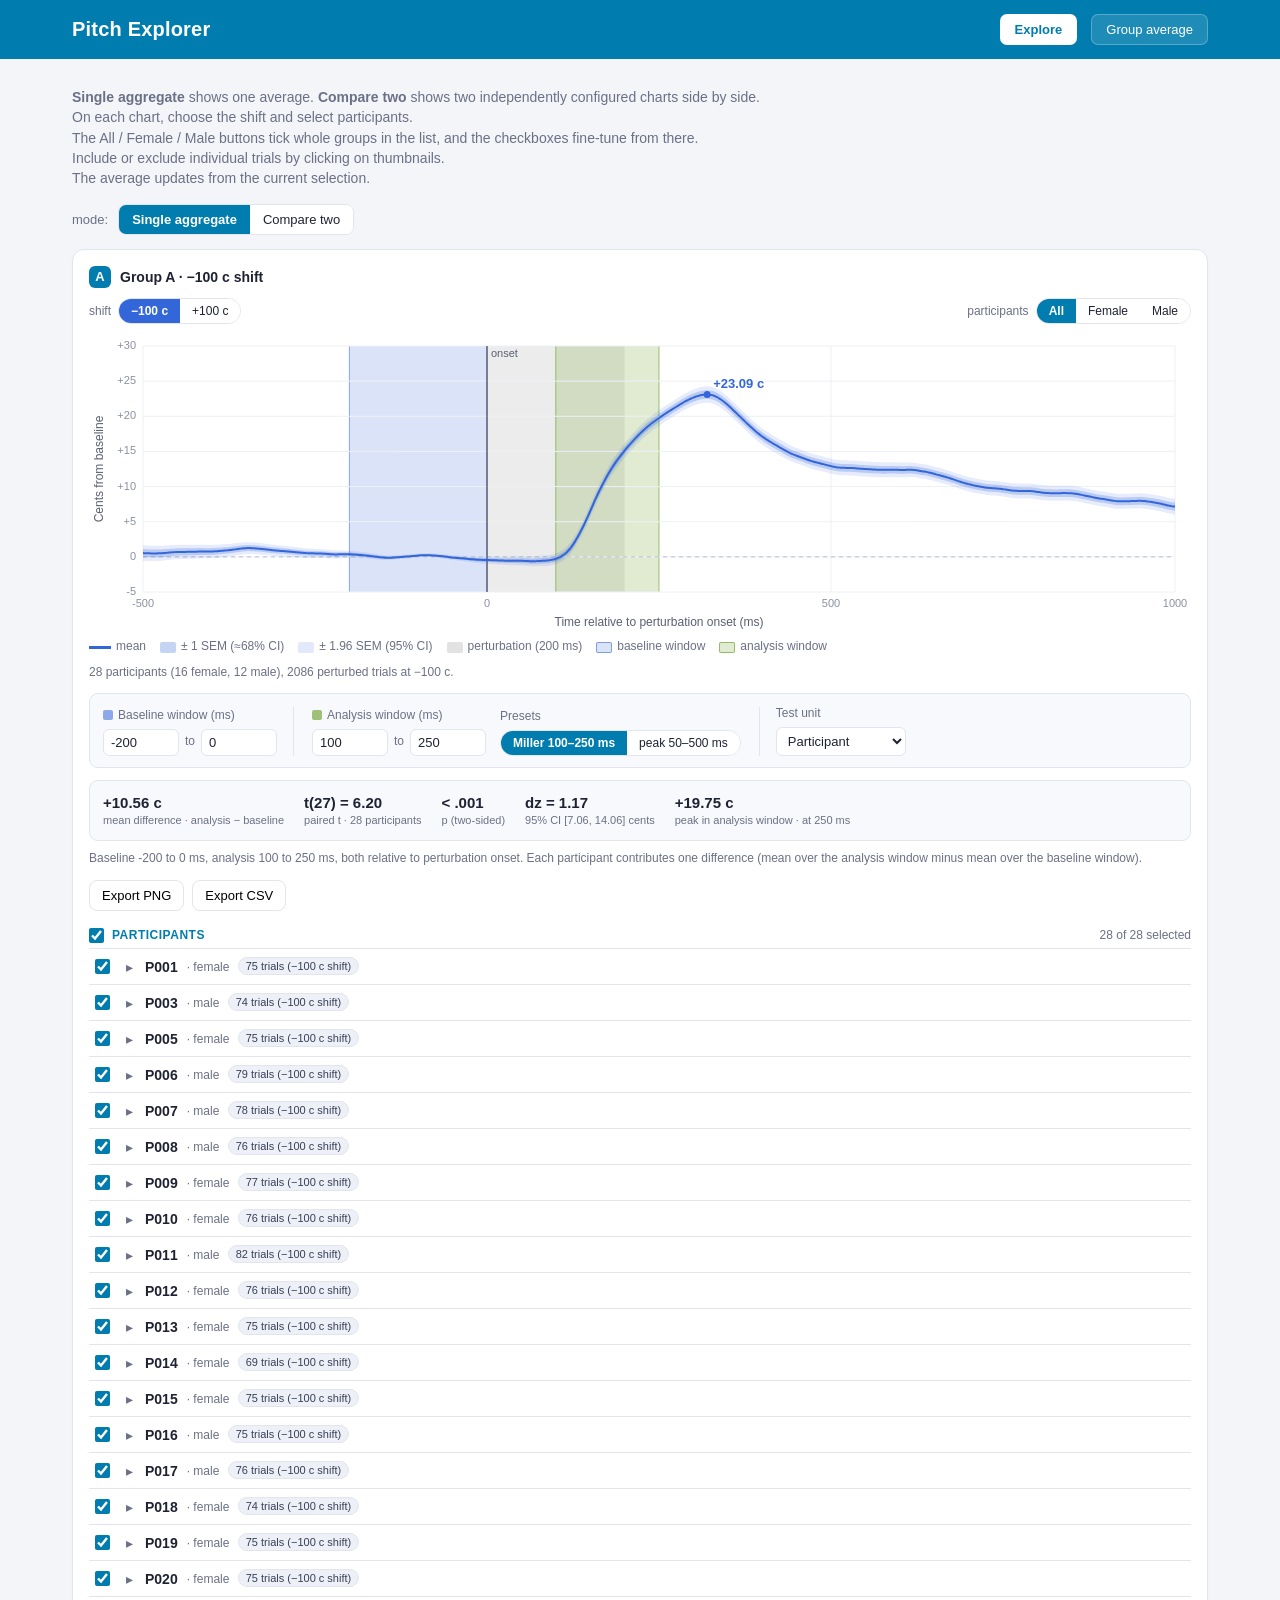
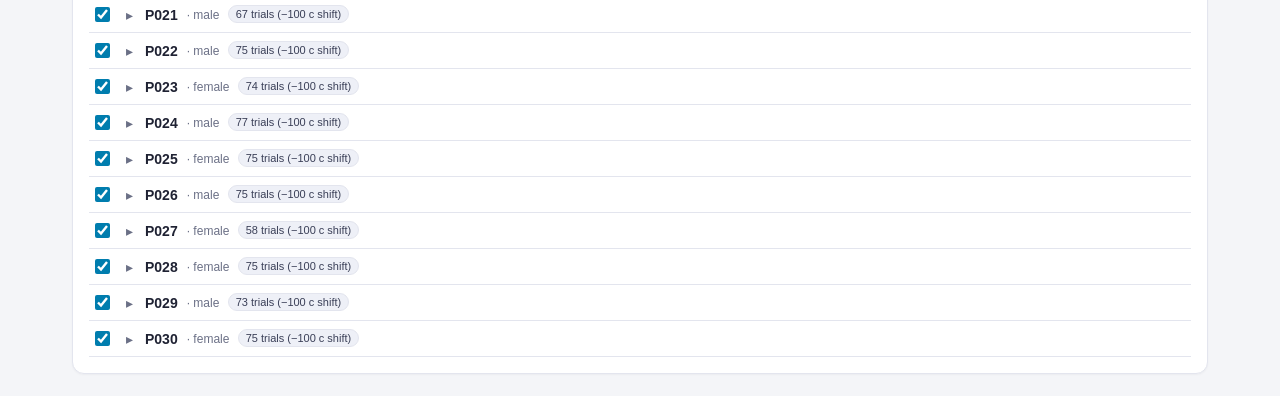
<file: index.html>
<!doctype html>
<html lang="en">
<head>
<meta charset="utf-8">
<meta name="viewport" content="width=device-width, initial-scale=1">
<title>Pitch Explorer</title>
<link rel="canonical" href="pitch_explorer.html">
<meta http-equiv="refresh" content="0; url=pitch_explorer.html">
<script>location.replace("pitch_explorer.html");</script>
</head>
<body>
<p>Redirecting to <a href="pitch_explorer.html">Pitch Explorer</a>&hellip;</p>
</body>
</html>
</file>
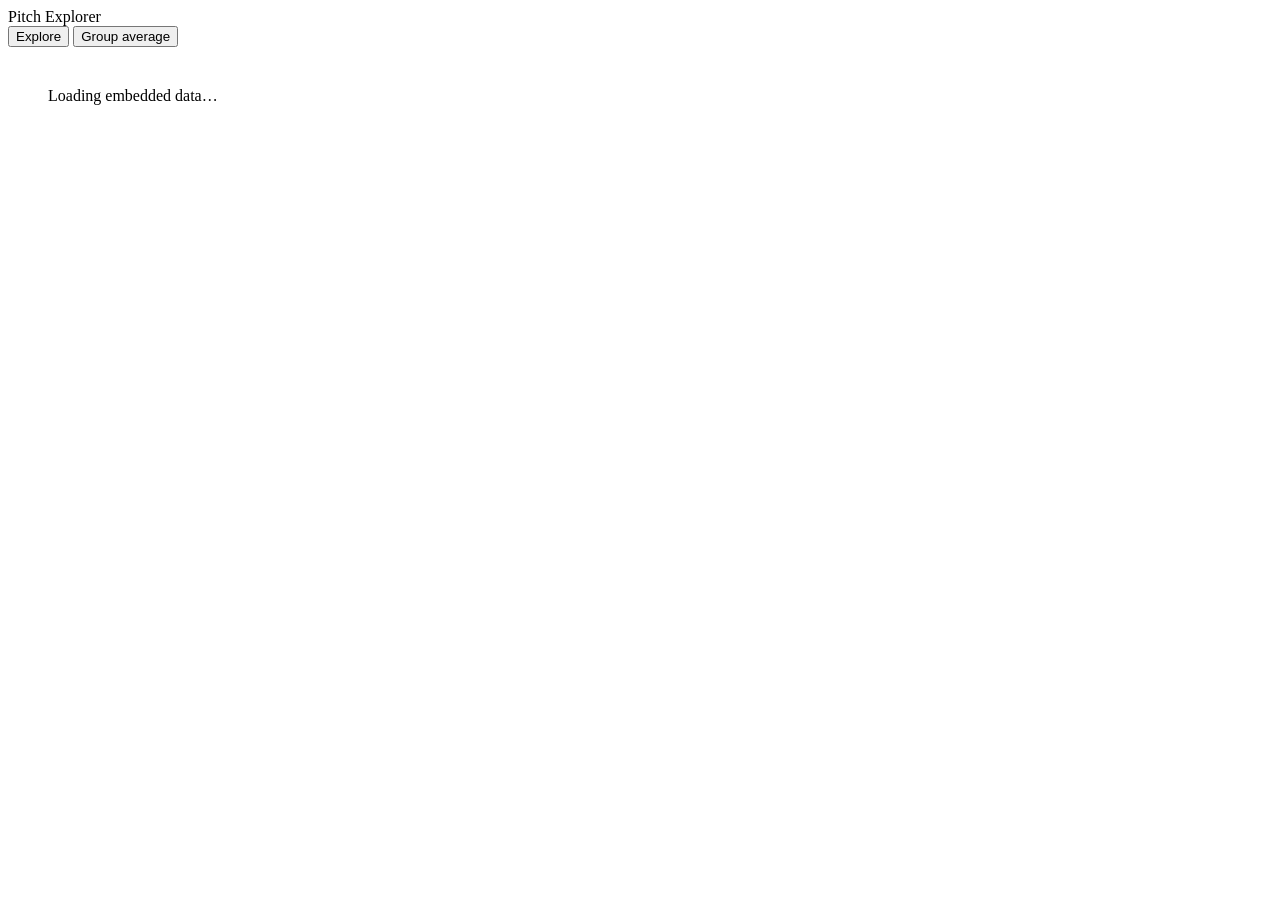
<file: app_template.html>
<!doctype html>
<html lang="en">
  <head>
    <meta charset="utf-8" />
    <meta name="viewport" content="width=device-width, initial-scale=1" />
    <title>Pitch Explorer</title>
    <style>
      /*__APP_CSS__*/
    </style>
  </head>
  <body>
    <header>
      <div class="hwrap">
        <div class="brand">Pitch Explorer</div>
        <div class="spacer"></div>
        <button id="nav-explore" class="active">Explore</button>
        <button id="nav-group">Group average</button>
      </div>
    </header>
    <main id="app">
      <div class="muted" style="padding: 40px">Loading embedded data…</div>
    </main>

    <!-- Embedded data (gzip+base64), injected by export_pitch_explorer.py -->
    <script id="manifest-b64" type="application/octet-stream">
      __MANIFEST_B64__
    </script>
    <script id="data-b64" type="application/octet-stream">
      __DATA_B64__
    </script>

    <!-- Statistics library (jStat) and the engine, inlined by export_pitch_explorer.py -->
    <script>
      /*__JSTAT_JS__*/
    </script>
    <script>
      /*__ENGINE_JS__*/
    </script>

    <script>
      /*__APP_JS__*/
    </script>
  </body>
</html>
</file>
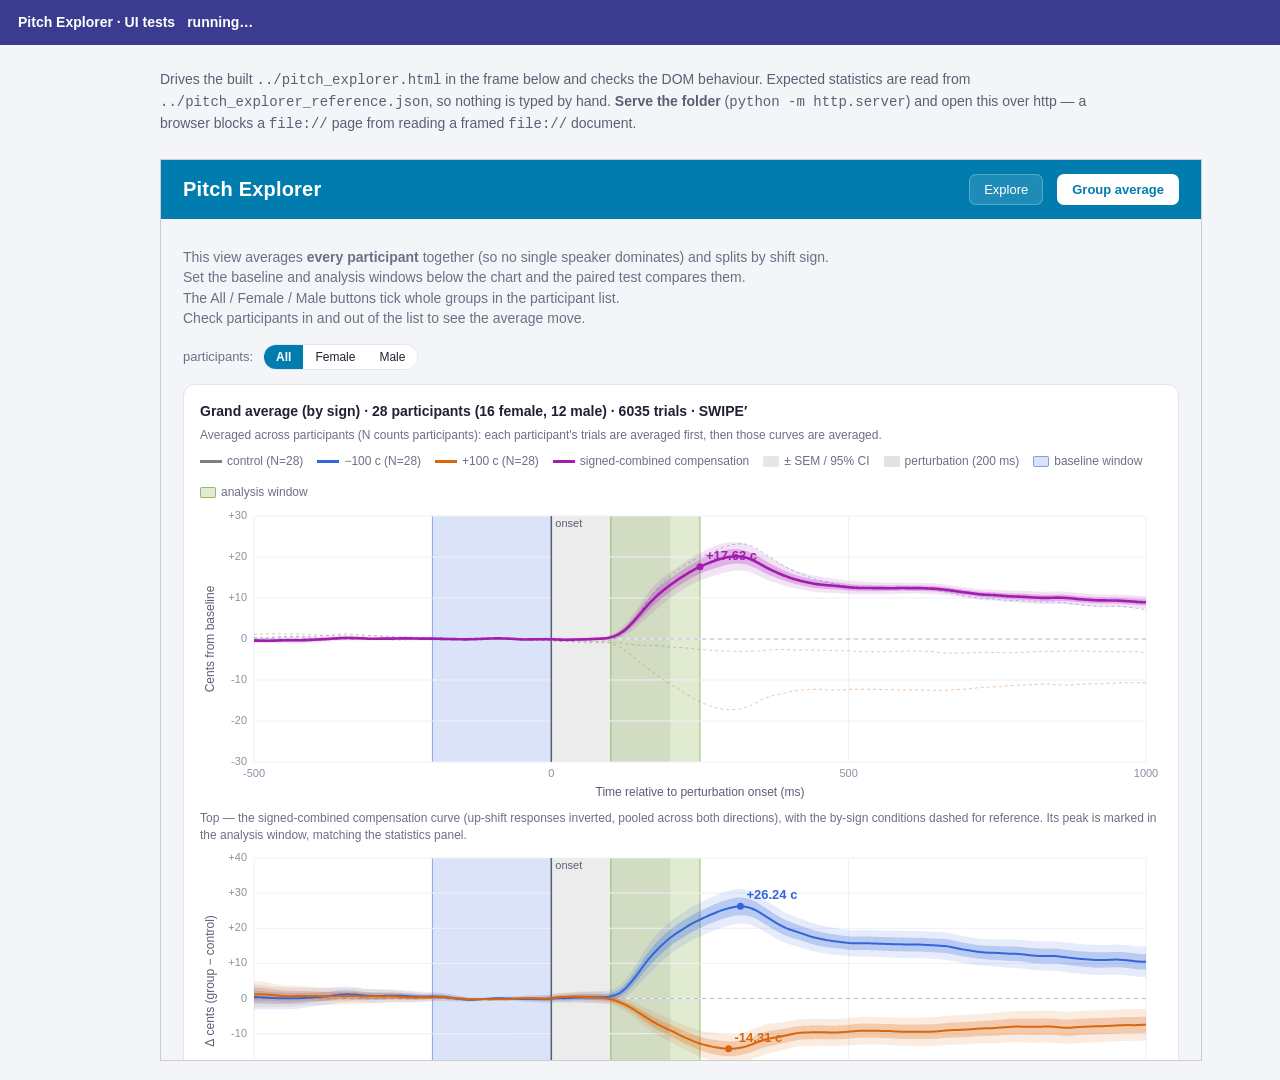
<file: tests/test_ui.html>
<!doctype html>
<html lang="en">
  <head>
    <meta charset="utf-8" />
    <title>Pitch Explorer — UI tests</title>
    <style>
      body {
        font:
          14px/1.5 -apple-system,
          BlinkMacSystemFont,
          "Segoe UI",
          Roboto,
          Arial,
          sans-serif;
        margin: 0;
        background: #f4f5f8;
        color: #1f2233;
      }
      header {
        background: #3b3b8f;
        color: #fff;
        padding: 12px 18px;
        font-weight: 700;
        display: flex;
        gap: 12px;
        align-items: center;
      }
      #summary {
        font-weight: 600;
      }
      main {
        max-width: 960px;
        margin: 0 auto;
        padding: 16px;
      }
      table {
        border-collapse: collapse;
        width: 100%;
        background: #fff;
        border: 1px solid #e3e5ee;
        border-radius: 8px;
        overflow: hidden;
      }
      th,
      td {
        padding: 7px 10px;
        border-bottom: 1px solid #eef0f5;
        text-align: left;
        vertical-align: top;
        font-size: 13px;
      }
      th {
        background: #f3f4f7;
      }
      td.k {
        white-space: nowrap;
        font-weight: 600;
      }
      tr.ok td.k {
        color: #0f6e56;
      }
      tr.xx td.k {
        color: #b00020;
      }
      td.detail {
        color: #5a5f73;
        font-family: Consolas, monospace;
        font-size: 12px;
      }
      .pill {
        padding: 2px 8px;
        border-radius: 12px;
        font-size: 12px;
        font-weight: 700;
      }
      .pill.ok {
        background: #e1f5ee;
        color: #0f6e56;
      }
      .pill.xx {
        background: #fcebeb;
        color: #b00020;
      }
      #frame {
        width: 1040px;
        height: 900px;
        border: 1px solid #ccc;
        background: #fff;
        margin-top: 16px;
      }
      .note {
        color: #5a5f73;
        margin: 8px 0;
      }
      .err {
        color: #b00020;
        padding: 14px;
        background: #fff;
        border: 1px solid #f0c1c1;
        border-radius: 8px;
      }
    </style>
  </head>
  <body>
    <header>
      <span>Pitch Explorer · UI tests</span>
      <span id="summary">running…</span>
    </header>
    <main>
      <p class="note">
        Drives the built <code>../pitch_explorer.html</code> in the frame below
        and checks the DOM behaviour. Expected statistics are read from
        <code>../pitch_explorer_reference.json</code>, so nothing is typed by
        hand. <b>Serve the folder</b> (<code>python -m http.server</code>) and
        open this over http — a browser blocks a <code>file://</code> page from
        reading a framed <code>file://</code> document.
      </p>
      <div id="report"></div>
      <iframe id="frame" src="../pitch_explorer.html"></iframe>
    </main>

    <script>
      "use strict";
      const results = [];
      function record(name, ok, detail) {
        results.push({ name, ok, detail: detail || "" });
      }
      const approx = (a, b, tol) =>
        isFinite(a) &&
        isFinite(b) &&
        Math.abs(a - b) <= (tol == null ? 0.02 : tol);
      const num = (s) => {
        const m = String(s)
          .replace("−", "-")
          .match(/-?\d+(\.\d+)?/);
        return m ? parseFloat(m[0]) : NaN;
      };
      const sleep = (ms) => new Promise((r) => setTimeout(r, ms));
      // Yield the event loop between UI actions. Uses setTimeout, not
      // requestAnimationFrame, so it still fires when this runner is a background tab
      // (rAF is paused in background tabs and would hang the whole run).
      const raf = () => sleep(20);

      function fail(msg) {
        throw new Error(msg);
      }

      // ---- assertion helpers bound to the framed document ----
      let DOC, WIN, REF;
      const $ = (sel) => DOC.querySelector(sel);
      const $$ = (sel) => Array.from(DOC.querySelectorAll(sel));
      function stats() {
        return $$(".stats .s b").map((b) => b.textContent);
      }
      function statCI() {
        const sp = $$(".stats .s span").find((x) =>
          /95% CI/.test(x.textContent),
        );
        return sp ? sp.textContent : "";
      }
      function title() {
        return ($(".panel-title") || {}).textContent || "";
      }
      function caption() {
        return ($(".caption") || {}).textContent || "";
      }
      function counter() {
        return ($(".sidehead .cnt") || {}).textContent || "";
      }
      function master() {
        return $(".sidehead input[type=checkbox]");
      }
      function genderBtns() {
        return $$(".toolbar .pill button");
      } // [All, Female, Male]
      function winInputs(grp) {
        return Array.from(
          $$(".winbar .grp")[grp].querySelectorAll("input[type=number]"),
        );
      }
      async function setInput(inp, v) {
        inp.value = v;
        inp.dispatchEvent(new WIN.Event("change"));
        await raf();
      }
      async function click(el) {
        el.click();
        await raf();
      }
      function partRows() {
        return $$(".plist .prow");
      }
      function partBoxes() {
        return $$(".plist .prow input[type=checkbox]");
      }

      // window controls layout: grp0 baseline, grp1 analysis, grp2 presets, then extras.
      async function setAnalysis(a, b) {
        const i = winInputs(1);
        await setInput(i[0], a);
        await setInput(i[1], b);
      }
      async function setBaseline(a, b) {
        const i = winInputs(0);
        await setInput(i[0], a);
        await setInput(i[1], b);
      }
      async function applyWindows(w) {
        await setBaseline(w.baseline.startMs, w.baseline.endMs);
        await setAnalysis(w.analysis.startMs, w.analysis.endMs);
      }
      function analysisInputs() {
        return winInputs(1);
      }
      function groupDir() {
        return (
          $$(".winbar select").find((s) =>
            /Signed|only/.test(s.options[0].textContent + s.textContent),
          ) || $(".winbar select")
        );
      }
      function ccBox() {
        return $(".winbar .chk input[type=checkbox]");
      }
      async function setSelect(sel, v) {
        sel.value = v;
        sel.dispatchEvent(new WIN.Event("change"));
        await raf();
      }
      async function setCheck(box, v) {
        if (box.checked !== v) {
          box.checked = v;
          box.dispatchEvent(new WIN.Event("change"));
          await raf();
        }
      }
      function windowNoteText() {
        return ($(".winnote") || {}).textContent || "";
      }

      // compare one window-test readout against a reference row.
      // Parse the value after "=" in "t(27) = 7.61" (not the df), and the two
      // numbers inside the brackets of "95% CI [6.88, 11.96] cents".
      function checkStatsAgainst(label, ref) {
        const s = stats();
        const md = num(s[0]);
        const t = num(String(s[1]).split("=").pop());
        const dz = num(String(s[3]).split("=").pop());
        const ciIn = (statCI().match(/\[([^\]]+)\]/) || [, ""])[1].replace(
          /−/g,
          "-",
        );
        const cim = (ciIn.match(/-?\d+(\.\d+)?/g) || []).map(parseFloat);
        const okMd = approx(md, ref.meanDiff_c),
          okT = approx(t, ref.t),
          okDz = approx(dz, ref.dz);
        const okCi =
          cim.length >= 2 &&
          approx(cim[0], ref.ci_c[0]) &&
          approx(cim[1], ref.ci_c[1]);
        const detail = `mean ${md} (exp ${ref.meanDiff_c}), t ${t} (exp ${ref.t}), dz ${dz} (exp ${ref.dz}), CI [${cim.slice(0, 2)}] (exp [${ref.ci_c}])`;
        record(label, okMd && okT && okDz && okCi, detail);
      }

      // same comparison, scoped to one card (compare mode has two .stats panels).
      function checkCardStats(card, label, ref) {
        const s = Array.from(card.querySelectorAll(".stats .s b")).map(
          (b) => b.textContent,
        );
        const ciSpan = Array.from(card.querySelectorAll(".stats .s span")).find(
          (x) => /95% CI/.test(x.textContent),
        );
        const md = num(s[0]);
        const t = num(String(s[1]).split("=").pop());
        const dz = num(String(s[3]).split("=").pop());
        const ciIn = ((ciSpan ? ciSpan.textContent : "").match(
          /\[([^\]]+)\]/,
        ) || [, ""])[1].replace(/−/g, "-");
        const cim = (ciIn.match(/-?\d+(\.\d+)?/g) || []).map(parseFloat);
        const ok =
          approx(md, ref.meanDiff_c) &&
          approx(t, ref.t) &&
          approx(dz, ref.dz) &&
          cim.length >= 2 &&
          approx(cim[0], ref.ci_c[0]) &&
          approx(cim[1], ref.ci_c[1]);
        record(
          label,
          ok,
          `mean ${md} (exp ${ref.meanDiff_c}), t ${t} (exp ${ref.t})`,
        );
      }

      async function waitForBoot() {
        const t0 = Date.now();
        while (Date.now() - t0 < 20000) {
          try {
            DOC = document.getElementById("frame").contentDocument;
            WIN = document.getElementById("frame").contentWindow;
            if (
              DOC &&
              DOC.querySelector(".plist .prow") &&
              DOC.querySelector("#nav-group")
            )
              return true;
          } catch (e) {
            throw new Error(
              "cross-origin: serve the folder over http and open this page over http (not file://).",
            );
          }
          await sleep(150);
        }
        throw new Error(
          "the tool did not finish booting in the frame within 20 s.",
        );
      }

      async function run() {
        try {
          await waitForBoot();
          REF = await (await fetch("../pitch_explorer_reference.json")).json();
        } catch (e) {
          document.getElementById("report").innerHTML =
            `<div class="err"><b>Could not start the UI tests.</b><br>${e.message}</div>`;
          document.getElementById("summary").textContent = "could not run";
          window.__uiResults = { error: e.message };
          window.__uiDone = true;
          return;
        }

        const WT = REF.windowTest;

        // ===================== GROUP AVERAGE VIEW =====================
        await click($("#nav-group"));

        record(
          "boot: title reports N, split and trials",
          /28 participants/.test(title()) &&
            /16 female, 12 male/.test(title()) &&
            /6035 trials/.test(title()) &&
            /SWIPE/.test(title()),
          title(),
        );

        record(
          "boot: both charts drawn (canvas width > 0)",
          $$("canvas.chart").length >= 2 &&
            $$("canvas.chart").every((c) => c.width > 0),
          `${$$("canvas.chart").length} canvases`,
        );

        record(
          "boot: legend names conditions and both windows",
          /control/.test($(".legend").textContent) &&
            /baseline window/.test($(".legend").textContent) &&
            /analysis window/.test($(".legend").textContent),
          "",
        );

        record(
          "selection: master checked, counter 28 of 28",
          master().checked &&
            !master().indeterminate &&
            /28 of 28 selected/.test(counter()),
          counter(),
        );

        checkStatsAgainst(
          "default window: signed + control-corrected == reference",
          WT.signed_ctrlCorrected,
        );

        record(
          "windows: defaults are baseline -200..0, analysis 100..250",
          winInputs(0)
            .map((i) => i.value)
            .join(",") === "-200,0" &&
            analysisInputs()
              .map((i) => i.value)
              .join(",") === "100,250",
          `baseline ${winInputs(0).map((i) => i.value)}, analysis ${analysisInputs().map((i) => i.value)}`,
        );

        record(
          "windows: note text mirrors the current window numbers",
          /-200 to 0 ms/.test(windowNoteText()) &&
            /100 to 250 ms/.test(windowNoteText()),
          windowNoteText().slice(0, 70),
        );

        // raising analysis start above the end pushes the end, never silently swaps
        await setInput(analysisInputs()[0], 300);
        record(
          "windows: start above end pushes end (no silent swap)",
          analysisInputs()[0].value === "300" &&
            analysisInputs()[1].value === "300",
          `start ${analysisInputs()[0].value}, end ${analysisInputs()[1].value}`,
        );
        await setInput(analysisInputs()[1], 99999);
        record(
          "windows: end clamps to epoch max (1000)",
          analysisInputs()[1].value === "1000",
          analysisInputs()[1].value,
        );
        await setInput(analysisInputs()[0], -99999);
        record(
          "windows: start clamps to epoch min (-500)",
          analysisInputs()[0].value === "-500",
          analysisInputs()[0].value,
        );

        // preset restores the Miller window and the default numbers
        const miller = $$(".winbar .pill button").find((b) =>
          /Miller|100/.test(b.textContent),
        );
        await click(miller);
        record(
          "windows: Miller preset restores 100..250 and default stats",
          analysisInputs()
            .map((i) => i.value)
            .join(",") === "100,250" &&
            approx(num(stats()[0]), WT.signed_ctrlCorrected.meanDiff_c),
          `analysis ${analysisInputs().map((i) => i.value)}, mean ${stats()[0]}`,
        );

        // alternate windows: baseline and analysis boxes recompute correctly (browser
        // vs the Python reference), while state is still signed + control-corrected.
        const ALT = REF.windowTestAlt;
        const defaultMean = num(stats()[0]);
        await applyWindows(ALT.baselineShift); // post-onset baseline -> result flips well away from +9.42
        checkStatsAgainst(
          "alt window: post-onset baseline recomputes (== reference)",
          ALT.baselineShift,
        );
        record(
          "alt window: moving the baseline actually changes the result",
          !approx(num(stats()[0]), defaultMean, 0.5),
          `default ${defaultMean} -> ${stats()[0]}`,
        );
        await applyWindows(ALT.analysisCustom); // custom analysis window 300..500
        checkStatsAgainst(
          "alt window: custom analysis window recomputes (== reference)",
          ALT.analysisCustom,
        );
        await applyWindows(ALT.peakPreset); // 50..500 (matches the peak preset)
        checkStatsAgainst(
          "alt window: 50..500 window recomputes (== reference)",
          ALT.peakPreset,
        );
        // the peak preset button fills exactly this analysis window
        await setBaseline(-200, 0);
        const peakBtn = $$(".winbar .pill button").find((b) =>
          /peak/i.test(b.textContent),
        );
        if (peakBtn) {
          await click(peakBtn);
          record(
            "windows: peak preset fills the 50..500 analysis window",
            analysisInputs()
              .map((i) => i.value)
              .join(",") === "50,500",
            `analysis ${analysisInputs().map((i) => i.value)}`,
          );
        }
        // restore defaults for the tests that follow
        await setBaseline(-200, 0);
        await click(miller);

        // directions x control correction, each against its reference row
        await setSelect(groupDir(), "down");
        await setCheck(ccBox(), true);
        checkStatsAgainst(
          "direction down + control-corrected == reference",
          WT.down_ctrlCorrected,
        );
        await setCheck(ccBox(), false);
        checkStatsAgainst("direction down + raw == reference", WT.down_raw);
        await setSelect(groupDir(), "up");
        await setCheck(ccBox(), true);
        checkStatsAgainst(
          "direction up + control-corrected == reference",
          WT.up_ctrlCorrected,
        );
        await setCheck(ccBox(), false);
        checkStatsAgainst("direction up + raw == reference", WT.up_raw);

        // signed: control correction cancels exactly
        await setSelect(groupDir(), "signed");
        await setCheck(ccBox(), true);
        const signedOn = num(stats()[0]);
        const noteHasCancel = /cancel/i.test(windowNoteText());
        await setCheck(ccBox(), false);
        const signedOff = num(stats()[0]);
        record(
          "signed: control correction leaves the numbers unchanged",
          approx(signedOn, signedOff) &&
            approx(signedOn, WT.signed_ctrlCorrected.meanDiff_c),
          `on ${signedOn}, off ${signedOff}`,
        );
        record("signed: the note explains the cancellation", noteHasCancel, "");
        await setCheck(ccBox(), true);

        // the Direction control drives the top plot: switching it changes the legend and caption
        await setSelect(groupDir(), "both");
        const bothCap = caption(),
          bothLeg = ($(".legend") || {}).textContent || "";
        await setSelect(groupDir(), "signed");
        const sgnCap = caption(),
          sgnLeg = ($(".legend") || {}).textContent || "";
        record(
          "direction: switching updates the top plot (legend + caption)",
          bothCap !== sgnCap &&
            bothLeg !== sgnLeg &&
            /pooled/i.test(sgnCap) &&
            /signed-combined compensation/.test(sgnLeg) &&
            !/signed-combined compensation/.test(bothLeg) &&
            /downward and upward/i.test(bothCap),
          `both="${bothCap.slice(0, 28)}" signed="${sgnCap.slice(0, 28)}"`,
        );

        // ---- selection model ----
        const [bAll, bFemale, bMale] = genderBtns();
        await click(bFemale);
        const fTitle = title(),
          fTrials = num((fTitle.match(/· (\d+) trials/) || [])[1]);
        record(
          "shortcut: Female ticks 16, counter and title follow",
          /16 of 28 selected/.test(counter()) &&
            /16 participants \(16 female\)/.test(fTitle) &&
            bFemale.classList.contains("active"),
          `${counter()} | ${fTitle}`,
        );
        await click(bMale);
        const mTitle = title(),
          mTrials = num((mTitle.match(/· (\d+) trials/) || [])[1]);
        record(
          "shortcut: Male ticks 12, counter and title follow",
          /12 of 28 selected/.test(counter()) &&
            /12 participants \(12 male\)/.test(mTitle) &&
            bMale.classList.contains("active"),
          `${counter()} | ${mTitle}`,
        );
        record(
          "consistency: female trials + male trials == 6035",
          fTrials + mTrials === 6035,
          `${fTrials} + ${mTrials} = ${fTrials + mTrials}`,
        );

        await click(bAll);
        record(
          "shortcut: All restores 28 and the default stat",
          /28 of 28 selected/.test(counter()) &&
            approx(num(stats()[0]), WT.signed_ctrlCorrected.meanDiff_c),
          counter(),
        );

        // untick one participant -> custom subset
        const firstBox = partBoxes()[0];
        await setCheck(firstBox, false);
        record(
          "selection: unticking one drops to 27 and moves the group average",
          /27 of 28 selected/.test(counter()) &&
            /27 participants/.test(title()) &&
            master().indeterminate &&
            !genderBtns().some((b) => b.classList.contains("active")),
          `${counter()} | indeterminate ${master().indeterminate}`,
        );
        await setCheck(firstBox, true);
        record(
          "selection: re-ticking restores 28 and lights All",
          /28 of 28 selected/.test(counter()) &&
            master().checked &&
            !master().indeterminate &&
            genderBtns()[0].classList.contains("active") &&
            approx(num(stats()[0]), WT.signed_ctrlCorrected.meanDiff_c),
          counter(),
        );

        // master checkbox clears / restores everyone
        await setCheck(master(), false);
        record(
          "master: unchecking clears to 0 and blanks the stats",
          /0 of 28 selected/.test(counter()) &&
            /0 participants/.test(title()) &&
            stats().every((v) => v === "—"),
          `${counter()} | stats ${stats().join(" ")}`,
        );
        await setCheck(master(), true);
        record(
          "master: re-checking restores 28 and the default stat",
          /28 of 28 selected/.test(counter()) &&
            approx(num(stats()[0]), WT.signed_ctrlCorrected.meanDiff_c),
          counter(),
        );

        // a hand-picked subset is replaced by a shortcut
        await setCheck(master(), false);
        const oneFemaleIdx = partRows().findIndex((r) =>
          /female/.test(r.textContent),
        );
        await setCheck(partBoxes()[oneFemaleIdx], true);
        await click(bFemale);
        record(
          "shortcut replaces a hand-picked subset with exactly its group",
          /16 of 28 selected/.test(counter()) &&
            bFemale.classList.contains("active"),
          counter(),
        );
        await click(bAll);

        // exclusions never appear
        const pids = $$(".plist .prow .pid").map((e) => e.textContent);
        record(
          "exclusions: P002 / P004 / P031 appear nowhere; 28 rows shown",
          pids.length === 28 &&
            !["P002", "P004", "P031"].some((x) => pids.includes(x)),
          `${pids.length} rows`,
        );

        // group CSV names the selection and has 751 data rows
        const grpCsv = await captureDownload(() =>
          $$(".btns button")
            .find((b) => /CSV/.test(b.textContent))
            .click(),
        );
        record(
          "export: group CSV header, 751 rows, filename names selection",
          grpCsv.name === "group_average_all.csv" &&
            grpCsv.rows[0] ===
              "time_ms,control_mean,control_sem,neg100_mean,neg100_sem,pos100_mean,pos100_sem" &&
            grpCsv.rows.length - 1 === 751,
          `${grpCsv.name}, ${grpCsv.rows.length - 1} rows`,
        );
        // the exported numbers are the real curve: each condition column's peak (in the
        // 50..500 ms peak window) equals the validated grand-average peak.
        const peakInCol = (rows, col, lo, hi) => {
          let best = 0,
            bestAbs = -1;
          for (let i = 1; i < rows.length; i++) {
            const c = rows[i].split(",");
            const tm = +c[0],
              v = +c[col];
            if (tm >= lo && tm <= hi && isFinite(v) && Math.abs(v) > bestAbs) {
              bestAbs = Math.abs(v);
              best = v;
            }
          }
          return best;
        };
        const csvNegPeak = peakInCol(grpCsv.rows, 3, 50, 500); // neg100_mean column
        const csvPosPeak = peakInCol(grpCsv.rows, 5, 50, 500); // pos100_mean column
        record(
          "export: group CSV values equal the validated grand average",
          approx(csvNegPeak, REF.all.neg100_peak_c, 0.05) &&
            approx(csvPosPeak, REF.all.pos100_peak_c, 0.05),
          `neg peak ${csvNegPeak.toFixed(2)} (exp ${REF.all.neg100_peak_c}), pos peak ${csvPosPeak.toFixed(2)} (exp ${REF.all.pos100_peak_c})`,
        );

        const grpPng = await captureBlob(() =>
          $$(".btns button")
            .find((b) => /PNG/.test(b.textContent))
            .click(),
        );
        record(
          "export: group PNG is a non-trivial image/png blob",
          grpPng && grpPng.type === "image/png" && grpPng.size > 5000,
          grpPng ? `${grpPng.size} bytes` : "no blob",
        );

        // ===================== EXPLORE VIEW =====================
        await click($("#nav-explore"));
        await raf();
        record(
          "explore: caption reports 28 participants at the -100 c shift",
          /28 participant/.test(caption()) &&
            /-100 c/.test(caption().replace(/−/g, "-")),
          caption().slice(0, 80),
        );

        // the All / Female / Male shortcut also works inside an Explore panel
        const expFemale = $$(".card .pill button").find(
          (b) => b.textContent.trim() === "Female",
        );
        const expAll = $$(".card .pill button").find(
          (b) => b.textContent.trim() === "All",
        );
        await click(expFemale);
        record(
          "explore: Female shortcut selects 16 and the caption follows",
          /16 of 28 selected/.test(counter()) &&
            /16 participant/.test(caption()),
          `${counter()} · ${caption().slice(0, 55)}`,
        );
        await click(expAll); // restore all 28 for the checks below

        // explore -100, participant unit == group down/raw
        checkStatsAgainst(
          "explore -100 (participant unit) == group down/raw reference",
          WT.down_raw,
        );

        // trial unit inflates df; participant unit restores it
        const unitSel = $$(".winbar select").find((s) =>
          /Participant|Trial/.test(s.options[0].textContent),
        );
        const dfParticipant = num((stats()[1].match(/\((\d+)\)/) || [])[1]);
        await setSelect(unitSel, "trial");
        const dfTrial = num((stats()[1].match(/\((\d+)\)/) || [])[1]);
        record(
          "explore: trial unit inflates the degrees of freedom",
          dfParticipant === 27 && dfTrial > 1000,
          `participant df ${dfParticipant}, trial df ${dfTrial}`,
        );
        await setSelect(unitSel, "participant");
        record(
          "explore: switching back to participant restores df = 27",
          num((stats()[1].match(/\((\d+)\)/) || [])[1]) === 27,
          stats()[1],
        );

        // thumbnails: excluding one trial moves the mean, re-including restores it
        await click($(".plist .prow .exp")); // expand P001 (panel is at -100 c)
        const thumbsNeg = $$(".thumb").length; // P001 has 75 -100 c trials
        // the row now reports the CURRENT shift's trial count, not the 216 total
        const metaNeg = $(".plist .prow .meta").textContent;
        record(
          "explore: participant row reports the current shift's trial count (not the 216 total)",
          /75 trials \([−-]100 c shift\)/.test(metaNeg) && !/216/.test(metaNeg),
          `row meta: "${metaNeg.trim()}"`,
        );
        const beforeEx = num(stats()[0]);
        await click($$(".thumb")[0]);
        const afterEx = num(stats()[0]);
        await click($$(".thumb")[0]);
        const restored = num(stats()[0]);
        record(
          "explore: excluding a trial moves the mean, re-including restores it",
          thumbsNeg === 75 &&
            !approx(beforeEx, afterEx, 0.001) &&
            approx(beforeEx, restored, 0.001),
          `${thumbsNeg} thumbs (-100 c) · ${beforeEx} -> ${afterEx} -> ${restored}`,
        );

        // An open thumbnail box follows a shift change to the new shift.
        // P001 has 75 trials at -100 c but 76 at +100 c; before the fix the open box
        // stayed at 75.
        const plusBtn = $$(".pill button").find((b) =>
          /\+100/.test(b.textContent),
        );
        await click(plusBtn);
        const thumbsPos = $$(".thumb").length;
        record(
          "explore: an open thumbnail box follows the shift (-100 -> +100)",
          thumbsPos === 76 && thumbsPos !== thumbsNeg,
          `-100 c shows ${thumbsNeg} thumbs, +100 c shows ${thumbsPos}`,
        );
        record(
          "explore: +100 caption follows the shift",
          /\+100 c/.test(caption()),
          caption().slice(0, 80),
        );
        checkStatsAgainst(
          "explore +100 (participant unit) == group up/raw reference",
          WT.up_raw,
        );

        // A per-participant master toggles every shown trial in or out.
        const capPerturbed = () =>
          num((caption().match(/(\d+)\s+perturbed/) || [])[1]);
        const capFull = capPerturbed();
        const rowMeta = () => $(".plist .prow .meta").textContent;
        const boxHead = () => $(".thumbs .th-h").textContent; // count spans the header's children
        const rowCb = () => $(".plist .prow input[type=checkbox]"); // the level-2 checkbox
        const thAll = $(".thumbs .th-all");
        await click(thAll); // exclude all of P001's +100 c trials
        const capMinus = capPerturbed();
        record(
          "explore: participant trial select-all excludes every shown trial",
          $$(".thumb").every((t) => t.classList.contains("excluded")) &&
            capFull - capMinus === thumbsPos,
          `perturbed ${capFull} -> ${capMinus} (dropped ${capFull - capMinus} = P001's +100 c trials)`,
        );
        // the checked-in count is now visible on both the row and the box header
        record(
          "explore: excluding all shows the checked-in count (0 of 76) on the row and box header",
          /0 of 76 trials \(\+100 c shift\)/.test(rowMeta()) &&
            /0 of 76 trials \(\+100 c shift\)/.test(boxHead()),
          `row "${rowMeta().trim()}" · header "${boxHead()}"`,
        );
        // level-2 checkbox shows a dash while the participant is in but trimmed
        record(
          "explore: level-2 checkbox is a dash (indeterminate) when trials are trimmed",
          rowCb().indeterminate && !rowCb().checked,
          `checked=${rowCb().checked} indet=${rowCb().indeterminate}`,
        );
        await click(thAll); // include them all again
        record(
          "explore: participant trial select-all restores every shown trial",
          $$(".thumb").every((t) => !t.classList.contains("excluded")) &&
            capPerturbed() === capFull &&
            $(".thumbs .th-all").checked,
          `perturbed back to ${capPerturbed()}, master checked ${$(".thumbs .th-all").checked}`,
        );
        record(
          "explore: level-2 checkbox is a checkmark when every trial is in",
          rowCb().checked && !rowCb().indeterminate,
          `checked=${rowCb().checked} indet=${rowCb().indeterminate}`,
        );
        record(
          "explore: including all shows the full count (76) on the row, no 'of'",
          /\b76 trials \(\+100 c shift\)/.test(rowMeta()) &&
            !/of/.test(rowMeta()),
          `row "${rowMeta().trim()}"`,
        );
        // excluding a single trial shows N-1 of N and a tinted pill
        await click($$(".thumb")[0]);
        record(
          "explore: excluding one trial shows 75 of 76 on the row",
          /75 of 76 trials \(\+100 c shift\)/.test(rowMeta()),
          `row "${rowMeta().trim()}"`,
        );
        record(
          "explore: the trial count is a pill, tinted (part) when the selection is partial",
          !!$(".plist .prow .meta .tpill") &&
            $(".plist .prow .meta .tpill").classList.contains("part"),
          `class="${($(".plist .prow .meta .tpill") || {}).className}"`,
        );
        await click($$(".thumb")[0]); // restore
        record(
          "explore: the pill loses the tint when all trials are back in",
          !$(".plist .prow .meta .tpill").classList.contains("part"),
          `class="${$(".plist .prow .meta .tpill").className}"`,
        );

        // clicking the level-2 checkbox toggles the whole participant out / in
        const capBeforeToggle = capPerturbed();
        await click(rowCb()); // deselect P001 entirely
        record(
          "explore: clicking a selected level-2 checkbox removes the participant",
          !rowCb().checked &&
            !rowCb().indeterminate &&
            $(".plist .prow").classList.contains("off") &&
            capBeforeToggle - capPerturbed() === thumbsPos,
          `row off=${$(".plist .prow").classList.contains("off")}, perturbed ${capBeforeToggle} -> ${capPerturbed()}`,
        );
        await click(rowCb()); // re-select P001
        record(
          "explore: clicking again restores the participant to a full checkmark",
          rowCb().checked &&
            !rowCb().indeterminate &&
            !$(".plist .prow").classList.contains("off") &&
            capPerturbed() === capBeforeToggle,
          `row on, perturbed back to ${capPerturbed()}`,
        );

        // dormant trim: a trimmed selection survives a participant deselect/reselect
        await click($$(".thumb")[0]);
        await click($$(".thumb")[1]); // trim 2 -> "74 of 76", dash
        record(
          "explore: trimming two trials shows 74 of 76 and a dash",
          /74 of 76 trials \(\+100 c shift\)/.test(rowMeta()) &&
            rowCb().indeterminate,
          `row "${rowMeta().trim()}", indet=${rowCb().indeterminate}`,
        );
        await click(rowCb()); // deselect participant (trim kept dormant)
        await click(rowCb()); // reselect
        record(
          "explore: deselect/reselect restores the dormant trim (still 74 of 76, dash)",
          /74 of 76 trials \(\+100 c shift\)/.test(rowMeta()) &&
            rowCb().indeterminate &&
            !rowCb().checked,
          `row "${rowMeta().trim()}", indet=${rowCb().indeterminate}`,
        );
        await click($$(".thumb")[0]);
        await click($$(".thumb")[1]); // restore both -> full checkmark
        record(
          "explore: re-including the trims returns to a full checkmark",
          rowCb().checked &&
            !rowCb().indeterminate &&
            /\b76 trials \(\+100 c shift\)/.test(rowMeta()),
          `row "${rowMeta().trim()}"`,
        );

        // explore CSV
        const expCsv = await captureDownload(() =>
          $$(".btns button")
            .find((b) => /CSV/.test(b.textContent))
            .click(),
        );
        record(
          "export: explore CSV header and 751 rows",
          expCsv.rows[0] === "time_ms,mean_cents,sem_cents" &&
            expCsv.rows.length - 1 === 751 &&
            /_all\.csv$/.test(expCsv.name),
          `${expCsv.name}, ${expCsv.rows.length - 1} rows`,
        );
        // the exported explore curve matches what the panel shows: the peak in the
        // analysis window equals the displayed "peak in analysis window" stat.
        const expDispPeak = num(stats().slice(-1)[0]);
        const expCsvPeak = peakInCol(expCsv.rows, 1, 100, 250); // mean_cents column, default analysis window
        record(
          "export: explore CSV values match the displayed curve (peak in window)",
          approx(expCsvPeak, expDispPeak, 0.06),
          `CSV peak ${expCsvPeak.toFixed(2)} vs displayed ${expDispPeak}`,
        );

        // compare mode: two panels, each computed independently against its reference
        await click($$(".seg button")[1]);
        await raf();
        const cards = $$(".card");
        // set panel A to -100 and panel B to +100 (single-view tests left A on +100)
        const shiftBtn = (card, label) =>
          Array.from(card.querySelectorAll(".pill button")).find(
            (b) => b.textContent.trim() === label,
          );
        await click(shiftBtn(cards[0], "−100 c"));
        await click(shiftBtn(cards[1], "+100 c"));
        record(
          "explore compare: both panels drawn",
          cards.length >= 2 &&
            [cards[0], cards[1]].every(
              (c) => c.querySelector("canvas.chart").width > 0,
            ),
          `${cards.length} cards`,
        );
        checkCardStats(
          cards[0],
          "explore compare: panel A (-100) == group down/raw reference",
          WT.down_raw,
        );
        checkCardStats(
          cards[1],
          "explore compare: panel B (+100) == group up/raw reference",
          WT.up_raw,
        );
        // and the two panels are independent: change A's analysis window, B must not move
        const stA = () =>
          Array.from(cards[0].querySelectorAll(".stats .s b"))
            .map((b) => b.textContent)
            .join("|");
        const stB = () =>
          Array.from(cards[1].querySelectorAll(".stats .s b"))
            .map((b) => b.textContent)
            .join("|");
        const bBefore = stB(),
          aBefore = stA();
        const aAna = Array.from(
          cards[0]
            .querySelectorAll(".winbar .grp")[1]
            .querySelectorAll("input[type=number]"),
        );
        await setInput(aAna[0], 300);
        await setInput(aAna[1], 500);
        record(
          "explore: compare panels are independent",
          cards.length >= 2 && stB() === bBefore && stA() !== aBefore,
          `A changed ${stA() !== aBefore}, B unchanged ${stB() === bBefore}`,
        );

        renderReport();
      }

      // ---- capture a download the app triggers, without leaving the page ----
      // canvas.toBlob is async, so poll for the blob before restoring the patches;
      // otherwise a late callback leaks into the next capture (the stale-name bug).
      async function captureDownload(trigger) {
        const blob = await captureBlob(trigger);
        const text = blob ? await blob.text() : "";
        return { name: captureBlob._lastName, rows: text.trim().split("\n") };
      }
      async function captureBlob(trigger) {
        let blob = null,
          name = null;
        const oCreate = WIN.URL.createObjectURL;
        const oClick = WIN.HTMLAnchorElement.prototype.click;
        WIN.URL.createObjectURL = (b) => {
          blob = b;
          return "blob:stub";
        };
        WIN.HTMLAnchorElement.prototype.click = function () {
          name = this.download;
        };
        try {
          trigger();
          const t0 = Date.now();
          while (!blob && Date.now() - t0 < 2500) await sleep(50);
        } finally {
          WIN.URL.createObjectURL = oCreate;
          WIN.HTMLAnchorElement.prototype.click = oClick;
        }
        captureBlob._lastName = name;
        return blob;
      }

      function renderReport() {
        const pass = results.filter((r) => r.ok).length,
          total = results.length;
        window.__uiResults = { pass, fail: total - pass, total, results };
        window.__uiDone = true;
        document.getElementById("summary").textContent =
          `${pass} / ${total} passed` + (pass === total ? "  ✓" : "  ✗");
        document.getElementById("summary").style.color =
          pass === total ? "#9fe1cb" : "#f7c1c1";
        const rows = results
          .map(
            (r, i) =>
              `<tr class="${r.ok ? "ok" : "xx"}"><td>${i + 1}</td><td><span class="pill ${r.ok ? "ok" : "xx"}">${r.ok ? "PASS" : "FAIL"}</span></td>` +
              `<td class="k">${r.name}</td><td class="detail">${(r.detail || "").replace(/</g, "&lt;")}</td></tr>`,
          )
          .join("");
        document.getElementById("report").innerHTML =
          `<table><thead><tr><th>#</th><th>result</th><th>check</th><th>detail</th></tr></thead><tbody>${rows}</tbody></table>`;
      }

      run().catch((e) => {
        document.getElementById("report").innerHTML =
          `<div class="err"><b>UI test run threw:</b><br>${e.message}<br><pre>${e.stack || ""}</pre></div>`;
        document.getElementById("summary").textContent = "error";
        window.__uiResults = { error: e.message, partial: results };
        window.__uiDone = true;
      });
    </script>
  </body>
</html>
</file>
